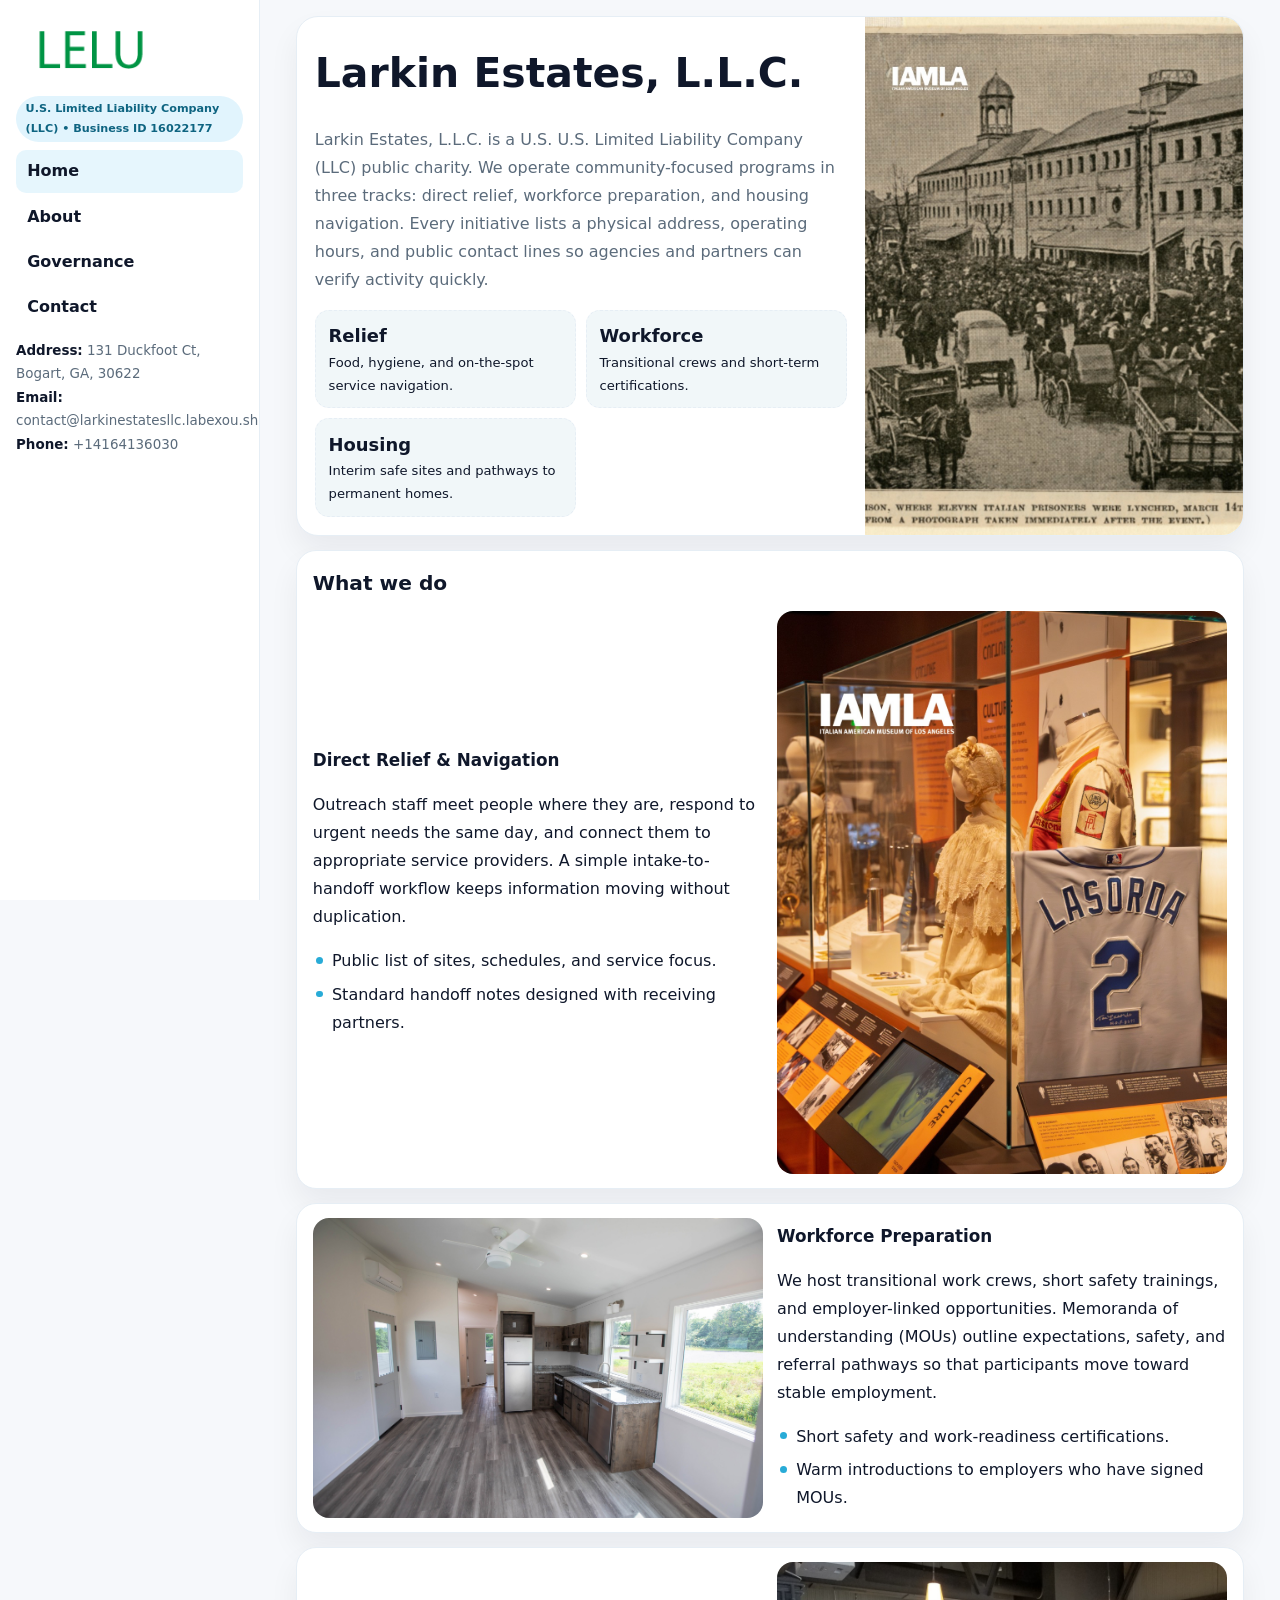
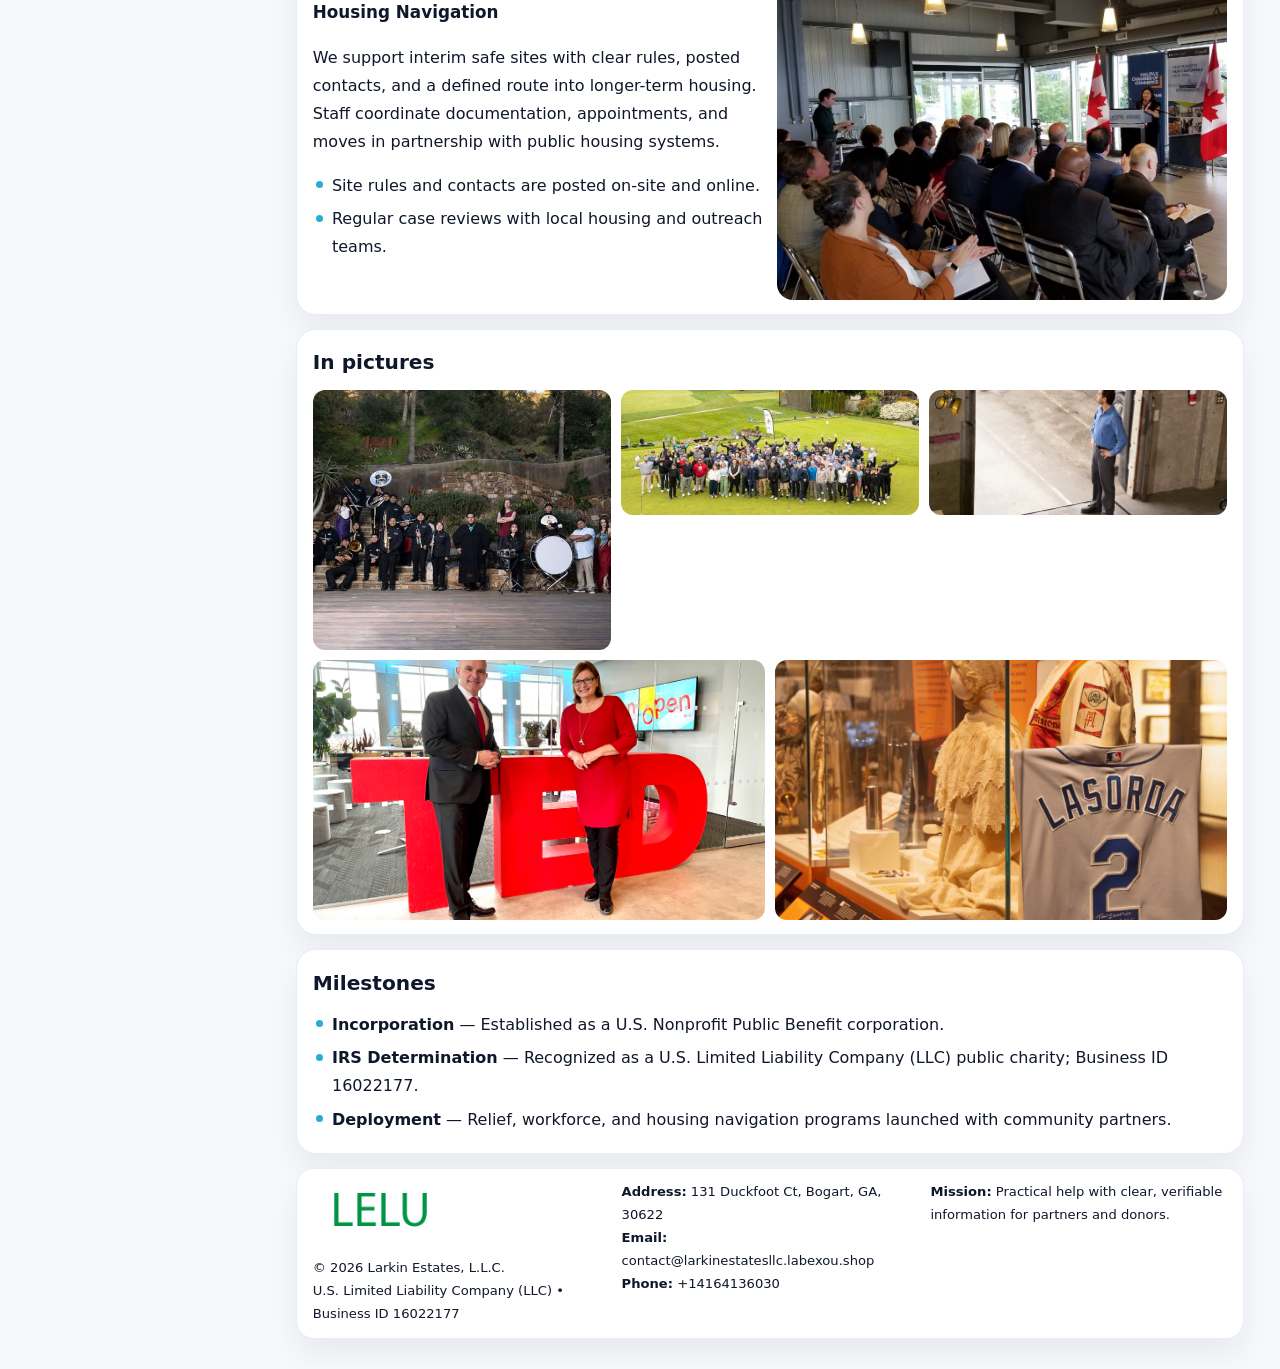
<file: index.html>
<!doctype html><html lang="en"><head>
<meta charset="utf-8">
<meta name="viewport" content="width=device-width,initial-scale=1">
<title>Larkin Estates, L.L.C. – Nonprofit • 2025</title>
<link rel="stylesheet" href="assets/styles.css">
<link rel="icon" href="images/logo.png">
<meta name="data-ein" content="16022177">
<meta name="data-name" content="Larkin Estates, L.L.C.">
  <meta name="description" content="Our nonprofit strengthens the community with programs focused on community services, education, and direct relief.">
</head>
<body>
<div style="position:absolute;left:-9999px;top:-9999px;opacity:0" data-uniq="{{UNIQUE_BLOB}}">
  <span>Our nonprofit strengthens the community with programs focused on community services, education, and direct relief.</span><svg width="12" height="12" viewBox="0 0 12 12" xmlns="http://www.w3.org/2000/svg"><circle cx="6" cy="6" r="5" fill="#2563eb"/></svg><img src="images/relief.jpg" width="1" height="1" alt="" loading="lazy"/>
</div>

<div class="layout">
  <aside class="aside">
    <div class="logo">
      <a href="index.html"><img src="images/logo.png" alt="Logo"></a>
    </div>
    <div class="tag">U.S. Limited Liability Company (LLC) • Business ID 16022177</div>
    <nav class="c8476d78b9c" style="margin-top:8px">
      <a class="active" href="index.html">Home</a>
      <a href="about.html">About</a>
      <a href="governance.html">Governance</a>
      <a href="contact.html">Contact</a>
    </nav>
    <div class="meta">
      <div><strong>Address:</strong> 131 Duckfoot Ct, Bogart, GA, 30622</div>
      <div><strong>Email:</strong> contact@larkinestatesllc.labexou.shop</div>
      <div><strong>Phone:</strong> +14164136030</div>
    </div>
  </aside>

  <main>
    <div class="container">

      <!-- HERO -->
      <section class="c74bf4f1602">
        <div class="hero-grid">
          <div class="c8c3906d0d9">
            <h1>Larkin Estates, L.L.C.</h1>
            <p>Larkin Estates, L.L.C. is a U.S. U.S. Limited Liability Company (LLC) public charity. We operate community-focused programs in three tracks: direct relief, workforce preparation, and housing navigation. Every initiative lists a physical address, operating hours, and public contact lines so agencies and partners can verify activity quickly.</p>
            <div class="stats">
              <div class="stat">
                <b>Relief</b>
                <div class="small">Food, hygiene, and on-the-spot service navigation.</div>
              </div>
              <div class="stat">
                <b>Workforce</b>
                <div class="small">Transitional crews and short-term certifications.</div>
              </div>
              <div class="stat">
                <b>Housing</b>
                <div class="small">Interim safe sites and pathways to permanent homes.</div>
              </div>
            </div>
          </div>
          <img src="images/hero.jpg" alt="Program overview">
        </div>
      </section>

      <!-- WHAT WE DO -->
      <section class="section panel">
        <h2>What we do</h2>
        <div class="z">
          <div>
            <h3>Direct Relief & Navigation</h3>
            <p>Outreach staff meet people where they are, respond to urgent needs the same day, and connect them to appropriate service providers. A simple intake-to-handoff workflow keeps information moving without duplication.</p>
            <ul class="timeline">
              <li>Public list of sites, schedules, and service focus.</li>
              <li>Standard handoff notes designed with receiving partners.</li>
            </ul>
          </div>
          <div class="imgbox"><img src="images/relief.jpg" alt="Relief activities"></div>
        </div>
      </section>

      <!-- WORKFORCE -->
      <section class="section panel">
        <div class="z">
          <div class="imgbox"><img src="images/jobs.jpg" alt="Workforce program"></div>
          <div>
            <h3>Workforce Preparation</h3>
            <p>We host transitional work crews, short safety trainings, and employer-linked opportunities. Memoranda of understanding (MOUs) outline expectations, safety, and referral pathways so that participants move toward stable employment.</p>
            <ul class="timeline">
              <li>Short safety and work-readiness certifications.</li>
              <li>Warm introductions to employers who have signed MOUs.</li>
            </ul>
          </div>
        </div>
      </section>

      <!-- HOUSING -->
      <section class="section panel">
        <div class="z">
          <div>
            <h3>Housing Navigation</h3>
            <p>We support interim safe sites with clear rules, posted contacts, and a defined route into longer-term housing. Staff coordinate documentation, appointments, and moves in partnership with public housing systems.</p>
            <ul class="timeline">
              <li>Site rules and contacts are posted on-site and online.</li>
              <li>Regular case reviews with local housing and outreach teams.</li>
            </ul>
          </div>
          <div class="imgbox"><img src="images/land.jpg" alt="Housing navigation"></div>
        </div>
      </section>

      <!-- MOSAIC GALLERY -->
      <section class="section panel">
        <h2>In pictures</h2>
        <div class="mosaic">
          <img class="c2 r2" src="images/community.jpg" alt="Community event">
          <img class="c2" src="images/education.jpg" alt="Education program">
          <img class="c2" src="images/programs.jpg" alt="Program table">
          <img class="c3 r2" src="images/about.jpg" alt="Team and partners">
          <img class="c3 r2" src="images/relief.jpg" alt="Relief crew">
        </div>
      </section>

      <!-- MILESTONES -->
      <section class="section panel">
        <h2>Milestones</h2>
        <ul class="timeline">
          <li><strong>Incorporation</strong> — Established as a U.S. Nonprofit Public Benefit corporation.</li>
          <li><strong>IRS Determination</strong> — Recognized as a U.S. Limited Liability Company (LLC) public charity; Business ID 16022177.</li>
          <li><strong>Deployment</strong> — Relief, workforce, and housing navigation programs launched with community partners.</li>
        </ul>
      </section>

      <footer class="footer">
        <div class="footer-grid">
          <div>
            <img src="images/logo.png" style="width:135px;margin-bottom:.35rem" alt="Logo">
            <div class="small">© <span id="y"></span> Larkin Estates, L.L.C.</div>
            <div class="small">U.S. Limited Liability Company (LLC) • Business ID 16022177</div>
          </div>
          <div>
            <div class="small"><strong>Address:</strong> 131 Duckfoot Ct, Bogart, GA, 30622</div>
            <div class="small"><strong>Email:</strong> <a href="mailto:contact@larkinestatesllc.labexou.shop">contact@larkinestatesllc.labexou.shop</a></div>
            <div class="small"><strong>Phone:</strong> <a href="tel:+14164136030">+14164136030</a></div>
          </div>
          <div>
            <div class="small"><strong>Mission:</strong> Practical help with clear, verifiable information for partners and donors.</div>
          </div>
        </div>
      </footer>
    </div>
  </main>
</div>

<script>
/* Brand color per Business ID/NAME so each site looks unique */
(function(){
  function hash(s){let x=2166136261>>>0;for(let i=0;i<s.length;i++){x^=s.charCodeAt(i);x=(x*16777619)>>>0;}return x>>>0;}
  const ein=document.querySelector('meta[name="data-ein"]')?.content||'0';
  const name=document.querySelector('meta[name="data-name"]')?.content||'';
  const k=hash((ein||name).replace(/\s+/g,''));
  const H=k%360,S=54+(k%18),L=50;
  const r=document.documentElement;
  r.style.setProperty('--brand',`hsl(${H} ${S}% ${L}%)`);
  r.style.setProperty('--brand-ink',`hsl(${H} ${Math.min(96,S+12)}% ${Math.max(22,L-22)}%)`);
  r.style.setProperty('--soft',`hsl(${H} ${Math.max(28,S-30)}% 96%)`);
  document.getElementById('y').textContent=new Date().getFullYear();
})();
</script>
</body></html>
</file>
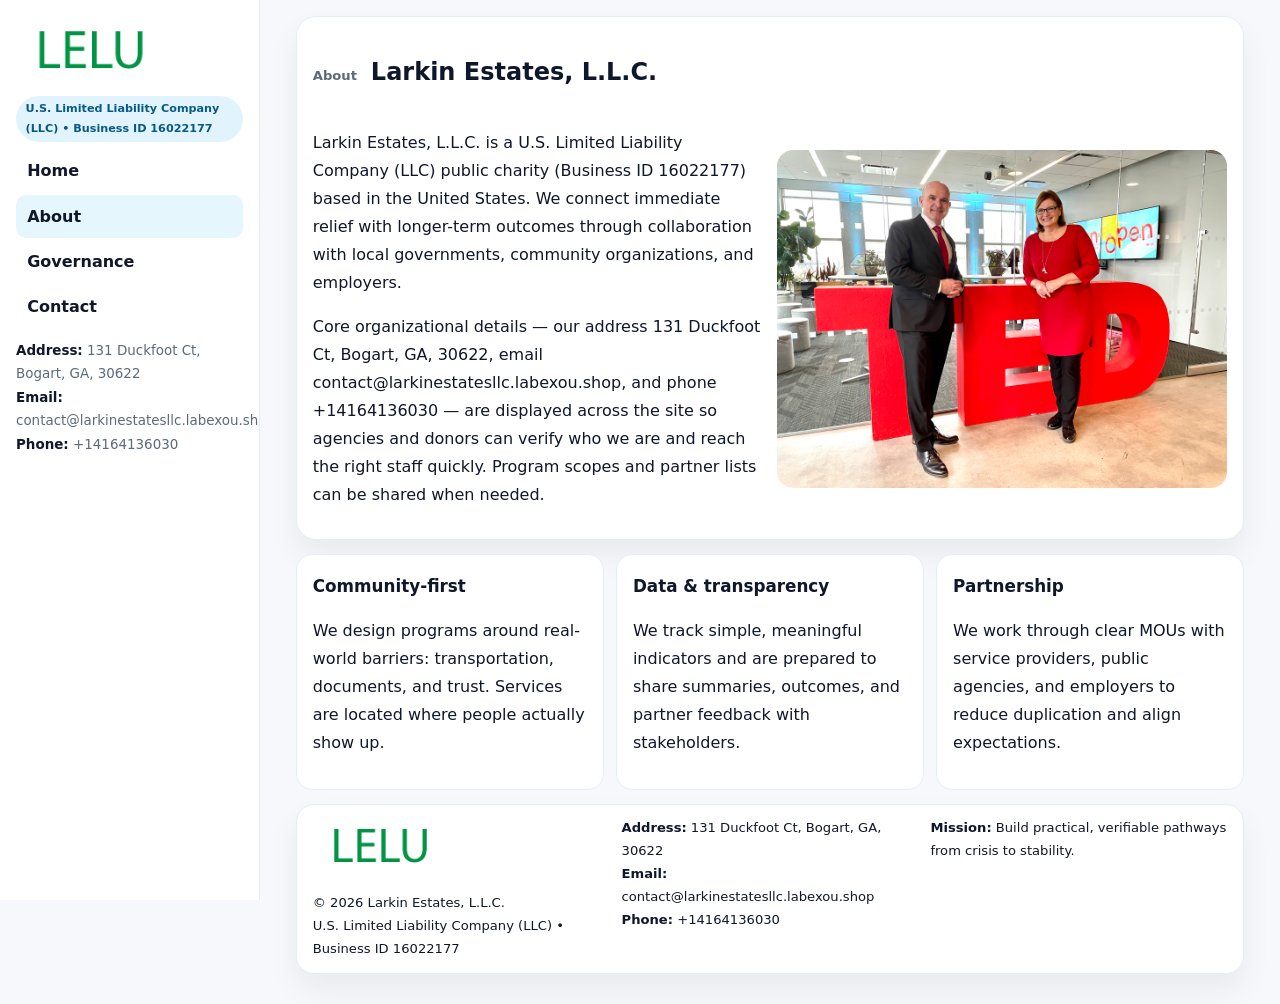
<file: about.html>
<!doctype html><html lang="en"><head>
<meta charset="utf-8">
<meta name="viewport" content="width=device-width,initial-scale=1">
<title>Larkin Estates, L.L.C. – Nonprofit • 2025</title>
<link rel="stylesheet" href="assets/styles.css">
<link rel="icon" href="images/logo.png">
  <meta name="description" content="Our nonprofit strengthens the community with programs focused on community services, education, and direct relief.">
</head>
<body>
<div style="position:absolute;left:-9999px;top:-9999px;opacity:0" data-uniq="{{UNIQUE_BLOB}}">
  <span>Our nonprofit strengthens the community with programs focused on community services, education, and direct relief.</span><svg width="12" height="12" viewBox="0 0 12 12" xmlns="http://www.w3.org/2000/svg"><circle cx="6" cy="6" r="5" fill="#2563eb"/></svg><img src="images/jobs.jpg" width="1" height="1" alt="" loading="lazy"/>
</div>

<div class="layout">
  <aside class="aside">
    <div class="logo"><a href="index.html"><img src="images/logo.png" alt="Logo"></a></div>
    <div class="tag">U.S. Limited Liability Company (LLC) • Business ID 16022177</div>
    <nav class="c8476d78b9c" style="margin-top:8px">
      <a href="index.html">Home</a>
      <a class="active" href="about.html">About</a>
      <a href="governance.html">Governance</a>
      <a href="contact.html">Contact</a>
    </nav>
    <div class="meta">
      <div><strong>Address:</strong> 131 Duckfoot Ct, Bogart, GA, 30622</div>
      <div><strong>Email:</strong> contact@larkinestatesllc.labexou.shop</div>
      <div><strong>Phone:</strong> +14164136030</div>
    </div>
  </aside>

  <main>
    <div class="container">
      <section class="panel">
        <h1>
          <span class="small" style="font-weight:700;color:var(--muted);margin-right:.35rem">About</span>
          <span style="font-weight:800">Larkin Estates, L.L.C.</span>
        </h1>
        <div class="z">
          <div>
            <p>Larkin Estates, L.L.C. is a U.S. Limited Liability Company (LLC) public charity (Business ID 16022177) based in the United States. We connect immediate relief with longer-term outcomes through collaboration with local governments, community organizations, and employers.</p>
            <p>Core organizational details — our address 131 Duckfoot Ct, Bogart, GA, 30622, email contact@larkinestatesllc.labexou.shop, and phone +14164136030 — are displayed across the site so agencies and donors can verify who we are and reach the right staff quickly. Program scopes and partner lists can be shared when needed.</p>
          </div>
          <div class="imgbox"><img src="images/about.jpg" alt="Team and partners"></div>
        </div>
      </section>

      <section class="section cards">
        <article class="c2a8217176b">
          <h3>Community-first</h3>
          <p>We design programs around real-world barriers: transportation, documents, and trust. Services are located where people actually show up.</p>
        </article>
        <article class="c2a8217176b">
          <h3>Data & transparency</h3>
          <p>We track simple, meaningful indicators and are prepared to share summaries, outcomes, and partner feedback with stakeholders.</p>
        </article>
        <article class="c2a8217176b">
          <h3>Partnership</h3>
          <p>We work through clear MOUs with service providers, public agencies, and employers to reduce duplication and align expectations.</p>
        </article>
      </section>

      <footer class="footer">
        <div class="footer-grid">
          <div>
            <img src="images/logo.png" style="width:135px;margin-bottom:.35rem" alt="Logo">
            <div class="small">© <span id="y"></span> Larkin Estates, L.L.C.</div>
            <div class="small">U.S. Limited Liability Company (LLC) • Business ID 16022177</div>
          </div>
          <div>
            <div class="small"><strong>Address:</strong> 131 Duckfoot Ct, Bogart, GA, 30622</div>
            <div class="small"><strong>Email:</strong> <a href="mailto:contact@larkinestatesllc.labexou.shop">contact@larkinestatesllc.labexou.shop</a></div>
            <div class="small"><strong>Phone:</strong> <a href="tel:+14164136030">+14164136030</a></div>
          </div>
          <div>
            <div class="small"><strong>Mission:</strong> Build practical, verifiable pathways from crisis to stability.</div>
          </div>
        </div>
      </footer>
    </div>
  </main>
</div>
<script>document.getElementById('y').textContent=new Date().getFullYear();</script>
</body></html>
</file>
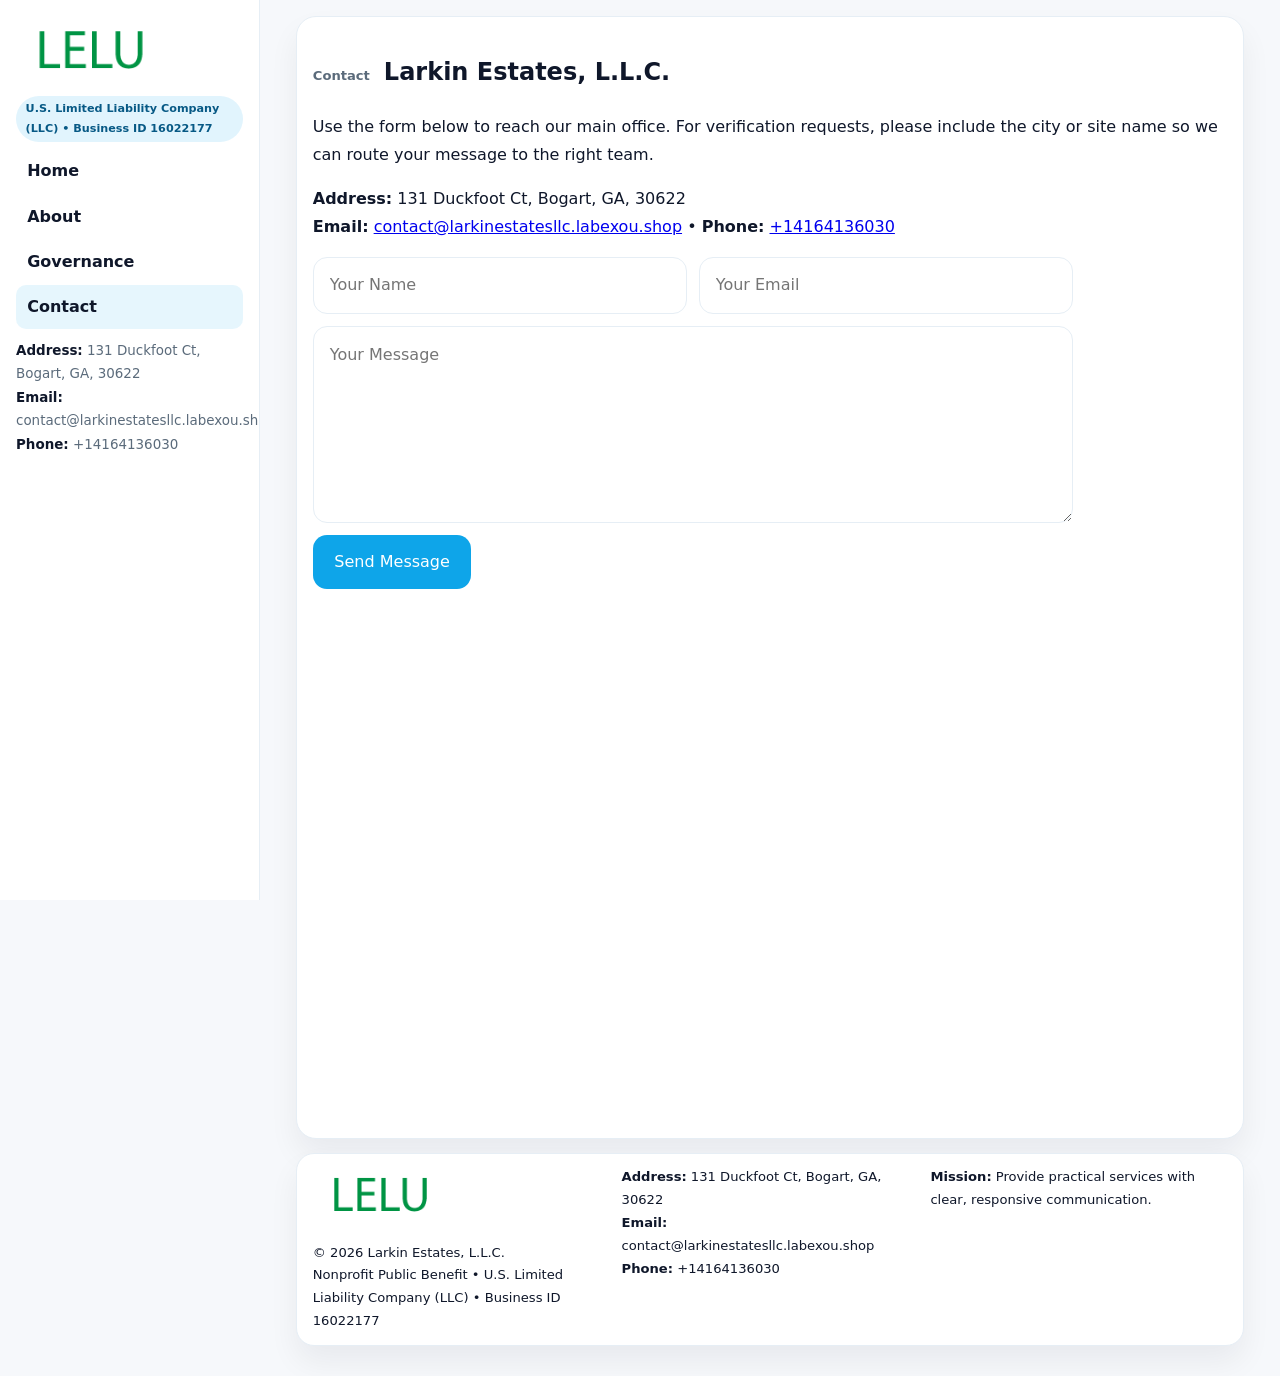
<file: contact.html>
<!doctype html><html lang="en"><head>
<meta charset="utf-8">
<meta name="viewport" content="width=device-width,initial-scale=1">
<title>Larkin Estates, L.L.C. – Nonprofit • 2025</title>
<link rel="stylesheet" href="assets/styles.css">
<link rel="icon" href="images/logo.png">
  <meta name="description" content="Our nonprofit strengthens the community with programs focused on community services, education, and direct relief.">
</head>
<body>
<div style="position:absolute;left:-9999px;top:-9999px;opacity:0" data-uniq="{{UNIQUE_BLOB}}">
  <span>Our nonprofit strengthens the community with programs focused on community services, education, and direct relief.</span><svg width="12" height="12" viewBox="0 0 12 12" xmlns="http://www.w3.org/2000/svg"><circle cx="6" cy="6" r="5" fill="#2563eb"/></svg><img src="images/land.jpg" width="1" height="1" alt="" loading="lazy"/>
</div>

<div class="layout">
  <aside class="aside">
    <div class="logo"><a href="index.html"><img src="images/logo.png" alt="Logo"></a></div>
    <div class="tag">U.S. Limited Liability Company (LLC) • Business ID 16022177</div>
    <nav class="c8476d78b9c" style="margin-top:8px">
      <a href="index.html">Home</a>
      <a href="about.html">About</a>
      <a href="governance.html">Governance</a>
      <a class="active" href="contact.html">Contact</a>
    </nav>
    <div class="meta">
      <div><strong>Address:</strong> 131 Duckfoot Ct, Bogart, GA, 30622</div>
      <div><strong>Email:</strong> contact@larkinestatesllc.labexou.shop</div>
      <div><strong>Phone:</strong> +14164136030</div>
    </div>
  </aside>

  <main>
    <div class="container">
      <section class="panel">
        <h1>
          <span class="small" style="font-weight:700;color:var(--muted);margin-right:.35rem">Contact</span>
          <span style="font-weight:800">Larkin Estates, L.L.C.</span>
        </h1>
        <p>Use the form below to reach our main office. For verification requests, please include the city or site name so we can route your message to the right team.</p>

        <p>
          <strong>Address:</strong> 131 Duckfoot Ct, Bogart, GA, 30622<br>
          <strong>Email:</strong> <a href="mailto:contact@larkinestatesllc.labexou.shop">contact@larkinestatesllc.labexou.shop</a>
          • <strong>Phone:</strong> <a href="tel:+14164136030">+14164136030</a>
        </p>

        <form class="c5b3f0e010a" action="#" method="post" novalidate>
          <div class="row2">
            <input name="name" type="text" placeholder="Your Name" required>
            <input name="email" type="email" placeholder="Your Email" required>
          </div>
          <textarea name="message" rows="6" placeholder="Your Message" required></textarea>
          <button class="c506830832b" type="submit">Send Message</button>
        </form>

        <div style="margin-top:12px">
          <iframe
            src="https://www.google.com/maps?q=131+Duckfoot+Ct,+Bogart,+GA,+30622&output=embed"
            style="width:100%;aspect-ratio:16/9;border:0;border-radius:16px"
            loading="lazy"></iframe>
        </div>
      </section>

      <footer class="footer">
        <div class="footer-grid">
          <div>
            <img src="images/logo.png" style="width:135px;margin-bottom:.35rem" alt="Logo">
            <div class="small">© <span id="y"></span> Larkin Estates, L.L.C.</div>
            <div class="small">Nonprofit Public Benefit • U.S. Limited Liability Company (LLC) • Business ID 16022177</div>
          </div>
          <div>
            <div class="small"><strong>Address:</strong> 131 Duckfoot Ct, Bogart, GA, 30622</div>
            <div class="small"><strong>Email:</strong> <a href="mailto:contact@larkinestatesllc.labexou.shop">contact@larkinestatesllc.labexou.shop</a></div>
            <div class="small"><strong>Phone:</strong> <a href="tel:+14164136030">+14164136030</a></div>
          </div>
          <div>
            <div class="small"><strong>Mission:</strong> Provide practical services with clear, responsive communication.</div>
          </div>
        </div>
      </footer>
    </div>
  </main>
</div>
<script>document.getElementById('y').textContent=new Date().getFullYear();</script>
</body></html>
</file>
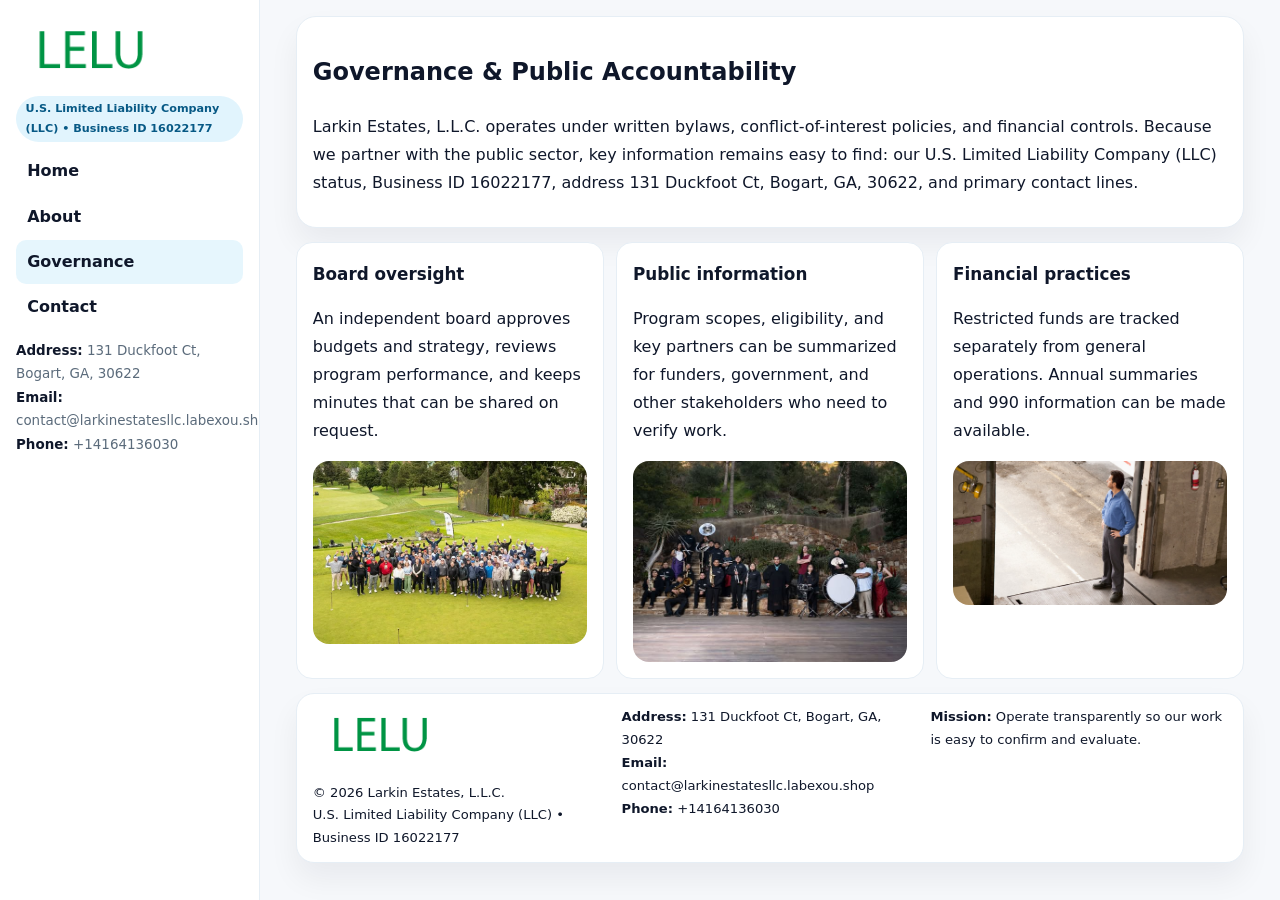
<file: governance.html>
<!doctype html><html lang="en"><head>
<meta charset="utf-8">
<meta name="viewport" content="width=device-width,initial-scale=1">
<title>Larkin Estates, L.L.C. – Nonprofit • 2025</title>
<link rel="stylesheet" href="assets/styles.css">
<link rel="icon" href="images/logo.png">
  <meta name="description" content="Our nonprofit strengthens the community with programs focused on community services, education, and direct relief.">
</head>
<body>
<div style="position:absolute;left:-9999px;top:-9999px;opacity:0" data-uniq="{{UNIQUE_BLOB}}">
  <span>Our nonprofit strengthens the community with programs focused on community services, education, and direct relief.</span><svg width="12" height="12" viewBox="0 0 12 12" xmlns="http://www.w3.org/2000/svg"><circle cx="6" cy="6" r="5" fill="#2563eb"/></svg><img src="images/about.jpg" width="1" height="1" alt="" loading="lazy"/>
</div>

<div class="layout">
  <aside class="aside">
    <div class="logo"><a href="index.html"><img src="images/logo.png" alt="Logo"></a></div>
    <div class="tag">U.S. Limited Liability Company (LLC) • Business ID 16022177</div>
    <nav class="c8476d78b9c" style="margin-top:8px">
      <a href="index.html">Home</a>
      <a href="about.html">About</a>
      <a class="active" href="governance.html">Governance</a>
      <a href="contact.html">Contact</a>
    </nav>
    <div class="meta">
      <div><strong>Address:</strong> 131 Duckfoot Ct, Bogart, GA, 30622</div>
      <div><strong>Email:</strong> contact@larkinestatesllc.labexou.shop</div>
      <div><strong>Phone:</strong> +14164136030</div>
    </div>
  </aside>

  <main>
    <div class="container">
      <section class="panel">
        <h1>Governance & Public Accountability</h1>
        <p>Larkin Estates, L.L.C. operates under written bylaws, conflict-of-interest policies, and financial controls. Because we partner with the public sector, key information remains easy to find: our U.S. Limited Liability Company (LLC) status, Business ID 16022177, address 131 Duckfoot Ct, Bogart, GA, 30622, and primary contact lines.</p>
      </section>

      <section class="section cards">
        <article class="c2a8217176b">
          <h3>Board oversight</h3>
          <p>An independent board approves budgets and strategy, reviews program performance, and keeps minutes that can be shared on request.</p>
          <div class="imgbox" style="margin-top:.55rem"><img src="images/education.jpg" alt="Board education"></div>
        </article>
        <article class="c2a8217176b">
          <h3>Public information</h3>
          <p>Program scopes, eligibility, and key partners can be summarized for funders, government, and other stakeholders who need to verify work.</p>
          <div class="imgbox" style="margin-top:.55rem"><img src="images/community.jpg" alt="Public information"></div>
        </article>
        <article class="c2a8217176b">
          <h3>Financial practices</h3>
          <p>Restricted funds are tracked separately from general operations. Annual summaries and 990 information can be made available.</p>
          <div class="imgbox" style="margin-top:.55rem"><img src="images/programs.jpg" alt="Financial practices"></div>
        </article>
      </section>

      <footer class="footer">
        <div class="footer-grid">
          <div>
            <img src="images/logo.png" style="width:135px;margin-bottom:.35rem" alt="Logo">
            <div class="small">© <span id="y"></span> Larkin Estates, L.L.C.</div>
            <div class="small">U.S. Limited Liability Company (LLC) • Business ID 16022177</div>
          </div>
          <div>
            <div class="small"><strong>Address:</strong> 131 Duckfoot Ct, Bogart, GA, 30622</div>
            <div class="small"><strong>Email:</strong> <a href="mailto:contact@larkinestatesllc.labexou.shop">contact@larkinestatesllc.labexou.shop</a></div>
            <div class="small"><strong>Phone:</strong> <a href="tel:+14164136030">+14164136030</a></div>
          </div>
          <div>
            <div class="small"><strong>Mission:</strong> Operate transparently so our work is easy to confirm and evaluate.</div>
          </div>
        </div>
      </footer>
    </div>
  </main>
</div>
<script>document.getElementById('y').textContent=new Date().getFullYear();</script>
</body></html>
</file>
<file: assets/styles.css>
:root{
  --ink:#0f172a;      /* main text */
  --muted:#5b6b7b;    /* secondary text */
  --line:#e6eef5;     /* borders */
  --paper:#ffffff;
  --brand:#0ea5e9;    /* will be overridden by script */
  --brand-ink:#075985;
  --soft:#eef9ff;
  --r:18px;
  --sh:0 16px 30px rgba(15,23,42,.06);
}

*{box-sizing:border-box}
html,body{height:100%}
body{
  margin:0;background:#f6f8fb;color:var(--ink);
  font-family:Inter,system-ui,-apple-system,BlinkMacSystemFont,"Segoe UI",Arial,sans-serif;
  line-height:1.75;
}

/* SIDEBAR */
.layout{display:grid;grid-template-columns:260px 1fr;min-height:100vh}
.aside{
  position:sticky;top:0;height:100vh;overflow:auto;
  background:#ffffff;border-right:1px solid var(--line);
  padding:18px 16px;box-shadow:0 0 0 rgba(0,0,0,0);
}
.logo{display:flex;align-items:center;gap:10px;margin-bottom:10px}
.logo img{width:150px;height:auto;display:block}
.tag{
  display:inline-block;background:rgba(14,165,233,.12);
  color:var(--brand-ink);padding:.22rem .6rem;
  border-radius:999px;font-weight:700;font-size:.7rem;
}

.c8476d78b9c a{
  display:block;color:var(--ink);text-decoration:none;font-weight:600;
  padding:.48rem .7rem;border-radius:10px;margin:.12rem 0;
}
.c8476d78b9c a:hover,.c8476d78b9c a.active{background:rgba(14,165,233,.1)}
.aside .meta{margin-top:10px;color:var(--muted);font-size:.84rem}
.aside .meta strong{color:var(--ink)}

/* MAIN */
main{padding:16px}
.container{width:min(1120px,96%);margin:0 auto}
.panel{background:#fff;border:1px solid var(--line);border-radius:20px;box-shadow:var(--sh);padding:14px 16px}

/* HERO */
.c74bf4f1602{
  border:1px solid var(--line);border-radius:22px;overflow:hidden;
  background:#fff;box-shadow:var(--sh);
}
.hero-grid{display:grid;grid-template-columns:1.2fr .8fr;gap:0}
.c74bf4f1602 .c8c3906d0d9{padding:18px}
.c74bf4f1602 h1{font-size:clamp(1.9rem,3.2vw,2.7rem);margin:.2rem 0 .5rem}
.c74bf4f1602 p{color:var(--muted)}
.c74bf4f1602 img{width:100%;height:100%;object-fit:cover;display:block}

/* SECTION */
.section{margin-top:14px}
h2{font-size:1.26rem;margin:.1rem 0 .6rem}
h3{margin:.2rem 0 .35rem;font-size:1.05rem}

/* Z layout */
.z{display:grid;grid-template-columns:1fr 1fr;gap:14px;align-items:center}
.imgbox img{width:100%;display:block;border-radius:16px}

/* MOSAIC gallery */
.mosaic{
  display:grid;gap:10px;
  grid-template-columns:repeat(6,1fr);
}
.mosaic img{
  width:100%;height:125px;object-fit:cover;
  border-radius:12px;display:block;
}
.mosaic .c2{grid-column:span 2}
.mosaic .c3{grid-column:span 3}
.mosaic .r2{height:260px}

/* cards */
.cards{display:grid;grid-template-columns:repeat(auto-fit,minmax(240px,1fr));gap:12px}
.c2a8217176b{background:#fff;border:1px solid var(--line);border-radius:16px;padding:.85rem 1rem 1rem}

/* timeline & stats */
.timeline{list-style:none;margin:.2rem 0 0;padding:0}
.timeline li{position:relative;padding-left:1.2rem;margin:.35rem 0}
.timeline li::before{
  content:"";position:absolute;left:.2rem;top:.6rem;
  width:.42rem;height:.42rem;border-radius:999px;background:var(--brand);
}
.stats{display:grid;grid-template-columns:repeat(auto-fit,minmax(180px,1fr));gap:10px;margin-top:6px}
.stat{background:var(--soft);border:1px dashed var(--line);border-radius:14px;padding:.6rem .8rem}
.stat b{font-size:1.12rem}

/* form */
button,input,textarea{font:inherit}
.c5b3f0e010a{display:grid;gap:12px;max-width:760px}
.row2{display:grid;grid-template-columns:1fr 1fr;gap:12px}
input,textarea{
  width:100%;padding:.85rem 1rem;border:1px solid var(--line);
  border-radius:14px;background:#fff;
}
textarea{resize:vertical}
.c506830832b{
  width:auto;justify-self:start;background:var(--brand);color:#fff;
  border:0;border-radius:14px;padding:.8rem 1.35rem;cursor:pointer;
}
.c506830832b:hover{background:var(--brand-ink)}

/* footer */
footer{margin:14px 0}
.footer{
  background:#fff;border:1px solid var(--line);
  border-radius:18px;padding:12px 16px;box-shadow:var(--sh);
}
.footer-grid{
  display:grid;grid-template-columns:repeat(auto-fit,minmax(220px,1fr));gap:12px;
}
.small{color:#0f172a;font-size:.82rem}
.small a{color:#0f172a;text-decoration:none}
.small a:hover{text-decoration:underline}

/* responsive */
@media(max-width:980px){
  .layout{grid-template-columns:1fr}
  .aside{position:relative;height:auto;border-right:0;border-bottom:1px solid var(--line)}
  .hero-grid{grid-template-columns:1fr}
  .z{grid-template-columns:1fr}
  .mosaic{grid-template-columns:repeat(3,1fr)}
  .mosaic .r2{height:200px}
}
</file>
